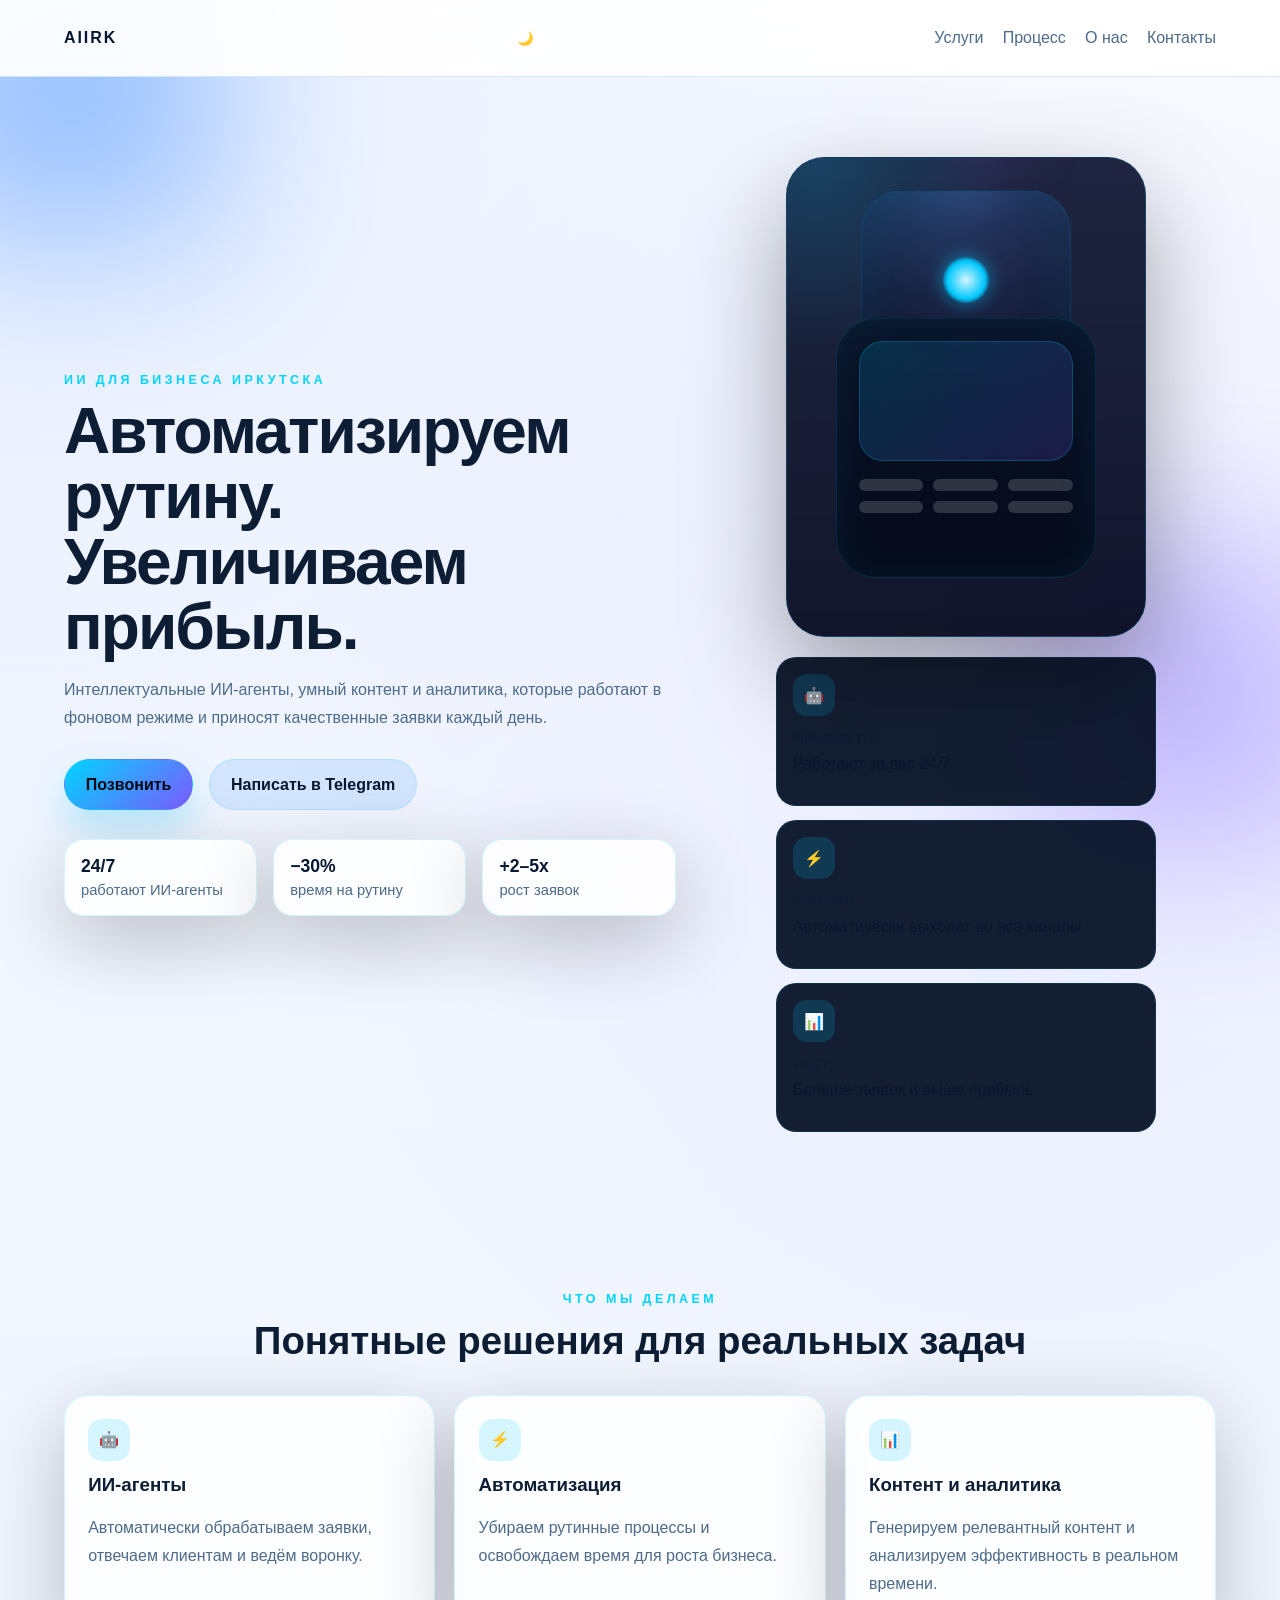
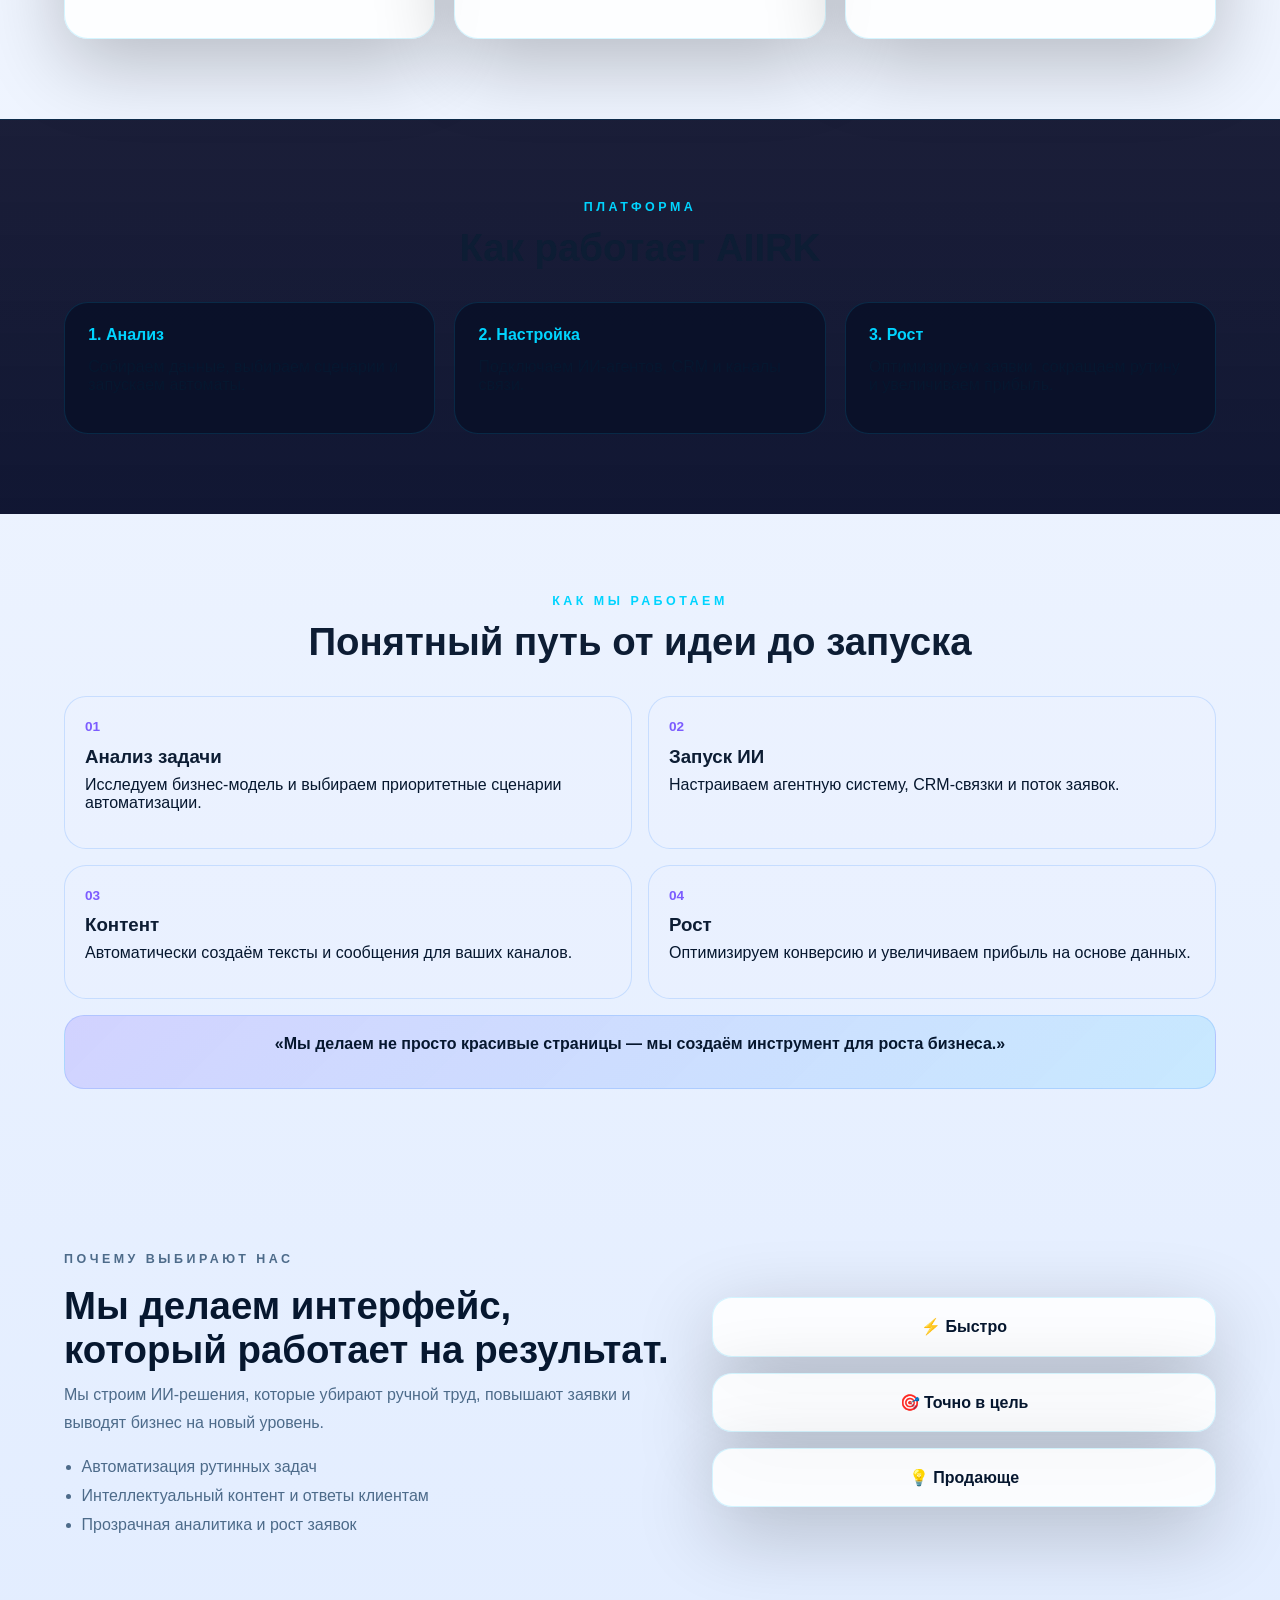
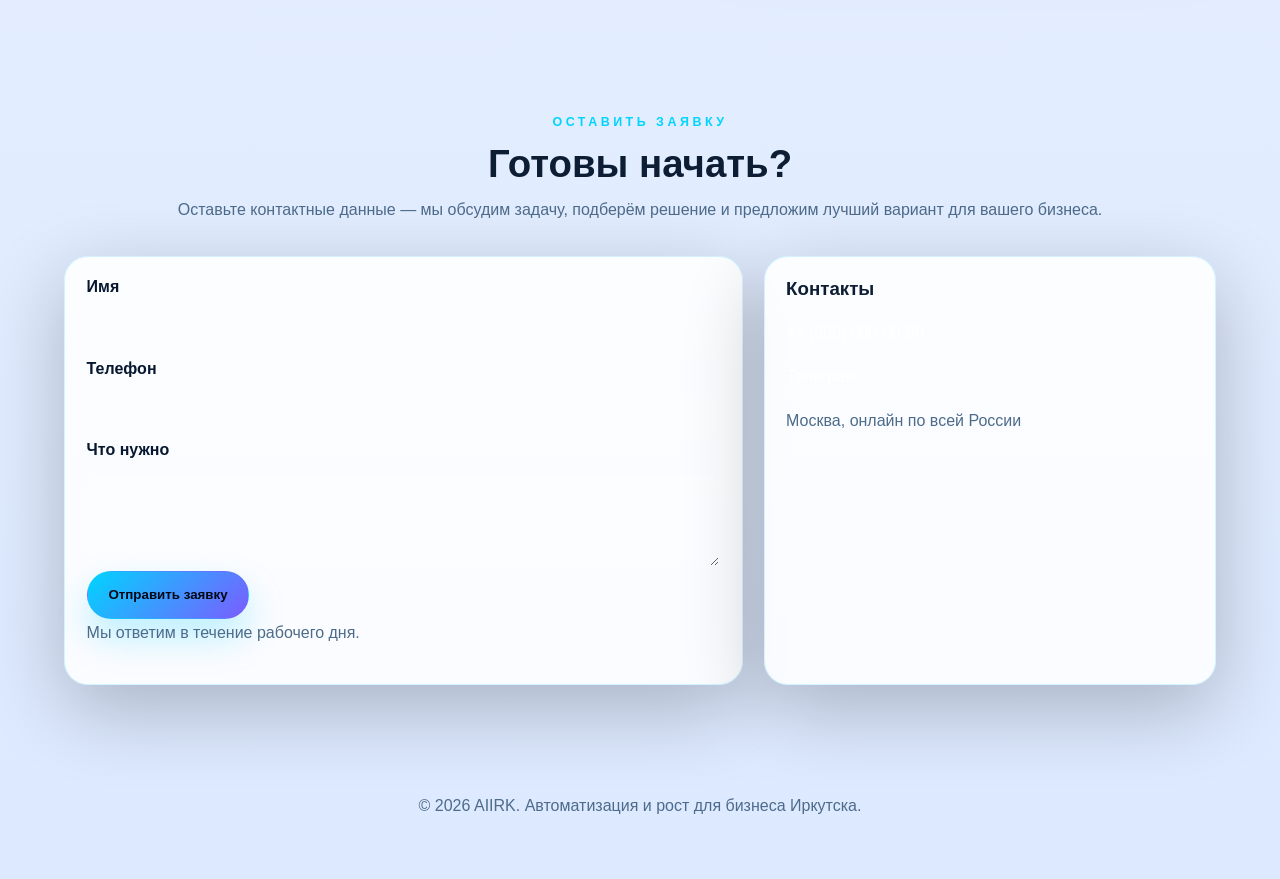
<file: index.html>
<!DOCTYPE html>
<html lang="ru">
  <head>
    <meta charset="UTF-8" />
    <meta name="viewport" content="width=device-width, initial-scale=1.0" />
    <meta
      name="description"
      content="Современный и продающий сайт с понятной структурой, сильными CTA и удобной адаптацией под телефон и компьютер."
    />
    <meta name="keywords" content="лендинг, разработка сайта, сайт под ключ, адаптивный сайт, продажи через сайт" />
    <meta name="theme-color" content="#050816" />
    <meta name="robots" content="index,follow" />
    <meta http-equiv="Content-Security-Policy" content="default-src 'self'; script-src 'self'; style-src 'self' 'unsafe-inline'; img-src 'self' data: https:; font-src 'self' data:; connect-src 'self'; object-src 'none'; base-uri 'self'; form-action 'self' https://formsubmit.co; frame-ancestors 'none'; upgrade-insecure-requests; block-all-mixed-content" />
    <meta http-equiv="X-Content-Type-Options" content="nosniff" />
    <meta http-equiv="Referrer-Policy" content="strict-origin-when-cross-origin" />
    <meta http-equiv="Permissions-Policy" content="geolocation=(), microphone=(), camera=(), interest-cohort=()" />
    <meta property="og:title" content="AIIRK — ИИ для бизнеса Иркутска" />
    <meta property="og:description" content="Автоматизируем рутину и увеличиваем прибыль с помощью ИИ-агентов, контента и аналитики." />
    <meta property="og:type" content="website" />
    <link rel="canonical" href="https://your-username.github.io/landing-page/" />
    <title>AIIRK — ИИ для бизнеса Иркутска</title>
    <link rel="stylesheet" href="styles.css" />
  </head>
  <body id="top">
    <a class="skip-link" href="#main-content">Перейти к содержимому</a>
    <div class="page-glow glow-one"></div>
    <div class="page-glow glow-two"></div>

    <header class="header">
      <a href="#top" class="brand"><span class="brand-mark">AI</span>IRK</a>
      <div class="header-controls">
        <button id="theme-toggle" class="theme-toggle" type="button" aria-label="Переключить светлую тему">☀️</button>
        <button type="button" class="menu-toggle" aria-label="Открыть меню" aria-expanded="false" aria-controls="site-nav">
          <span aria-hidden="true"></span><span aria-hidden="true"></span><span aria-hidden="true"></span>
        </button>
      </div>
      <nav id="site-nav" class="nav" aria-label="Главная навигация">
        <a href="#services">Услуги</a>
        <a href="#process">Процесс</a>
        <a href="#about">О нас</a>
        <a href="#contact">Контакты</a>
      </nav>
    </header>

    <main id="main-content" tabindex="-1">
      <section class="hero section">
        <div class="hero-copy reveal">
          <p class="eyebrow">ИИ ДЛЯ БИЗНЕСА ИРКУТСКА</p>
          <h1>Автоматизируем рутину. Увеличиваем прибыль.</h1>
          <p class="hero-text">
            Интеллектуальные ИИ-агенты, умный контент и аналитика, которые работают
            в фоновом режиме и приносят качественные заявки каждый день.
          </p>
          <div class="hero-actions">
            <a class="btn btn-primary" href="tel:+79000000000">Позвонить</a>
            <a class="btn btn-secondary" href="https://t.me/yourusername" target="_blank" rel="noopener noreferrer">Написать в Telegram</a>
          </div>
          <div class="hero-stats">
            <div>
              <strong>24/7</strong>
              <span>работают ИИ-агенты</span>
            </div>
            <div>
              <strong>−30%</strong>
              <span>время на рутину</span>
            </div>
            <div>
              <strong>+2–5x</strong>
              <span>рост заявок</span>
            </div>
          </div>
        </div>

        <div class="hero-visual reveal">
          <div class="robot-frame">
            <div class="robot-decor robot-decor-top"></div>
            <div class="robot-head">
              <div class="robot-eye"></div>
            </div>
            <div class="robot-body">
              <div class="robot-core"></div>
              <div class="robot-grid">
                <span></span><span></span><span></span>
                <span></span><span></span><span></span>
              </div>
            </div>
          </div>
          <div class="hero-panels">
            <article class="mini-card">
              <div class="card-icon" aria-hidden="true">🤖</div>
              <strong>ИИ-агенты</strong>
              <p>Работают за вас 24/7.</p>
            </article>
            <article class="mini-card">
              <div class="card-icon" aria-hidden="true">⚡</div>
              <strong>Контент</strong>
              <p>Автоматически выходит во все каналы.</p>
            </article>
            <article class="mini-card">
              <div class="card-icon" aria-hidden="true">📊</div>
              <strong>Рост</strong>
              <p>Больше заявок и выше прибыль.</p>
            </article>
          </div>
        </div>
      </section>

      <section class="section" id="services">
        <div class="section-heading reveal">
          <p class="eyebrow">Что мы делаем</p>
          <h2>Понятные решения для реальных задач</h2>
        </div>
        <div class="cards-grid">
          <article class="card reveal">
            <div class="card-icon">🤖</div>
            <h3>ИИ-агенты</h3>
            <p>Автоматически обрабатываем заявки, отвечаем клиентам и ведём воронку.</p>
          </article>
          <article class="card reveal">
            <div class="card-icon">⚡</div>
            <h3>Автоматизация</h3>
            <p>Убираем рутинные процессы и освобождаем время для роста бизнеса.</p>
          </article>
          <article class="card reveal">
            <div class="card-icon">📊</div>
            <h3>Контент и аналитика</h3>
            <p>Генерируем релевантный контент и анализируем эффективность в реальном времени.</p>
          </article>
        </div>
      </section>

      <section class="section scheme-section">
        <div class="section-heading reveal">
          <p class="eyebrow">Платформа</p>
          <h2>Как работает AIIRK</h2>
        </div>
        <div class="scheme-grid reveal">
          <article class="scheme-step">
            <strong>1. Анализ</strong>
            <p>Собираем данные, выбираем сценарии и запускаем автоматы.</p>
          </article>
          <article class="scheme-step">
            <strong>2. Настройка</strong>
            <p>Подключаем ИИ-агентов, CRM и каналы связи.</p>
          </article>
          <article class="scheme-step">
            <strong>3. Рост</strong>
            <p>Оптимизируем заявки, сокращаем рутину и увеличиваем прибыль.</p>
          </article>
        </div>
      </section>

      <section class="section" id="process">
        <div class="section-heading reveal">
          <p class="eyebrow">Как мы работаем</p>
          <h2>Понятный путь от идеи до запуска</h2>
        </div>
        <div class="process-grid">
          <article class="process-step reveal">
            <span>01</span>
            <h3>Анализ задачи</h3>
            <p>Исследуем бизнес-модель и выбираем приоритетные сценарии автоматизации.</p>
          </article>
          <article class="process-step reveal">
            <span>02</span>
            <h3>Запуск ИИ</h3>
            <p>Настраиваем агентную систему, CRM-связки и поток заявок.</p>
          </article>
          <article class="process-step reveal">
            <span>03</span>
            <h3>Контент</h3>
            <p>Автоматически создаём тексты и сообщения для ваших каналов.</p>
          </article>
          <article class="process-step reveal">
            <span>04</span>
            <h3>Рост</h3>
            <p>Оптимизируем конверсию и увеличиваем прибыль на основе данных.</p>
          </article>
        </div>
        <div class="quote-box reveal">
          <p>«Мы делаем не просто красивые страницы — мы создаём инструмент для роста бизнеса.»</p>
        </div>
      </section>

      <section class="section about-section" id="about">
        <div class="about-copy reveal">
          <p class="eyebrow">Почему выбирают нас</p>
          <h2>Мы делаем интерфейс, который работает на результат.</h2>
          <p>
            Мы строим ИИ-решения, которые убирают ручной труд, повышают заявки и выводят бизнес на новый уровень.
          </p>
          <ul class="feature-list">
            <li>Автоматизация рутинных задач</li>
            <li>Интеллектуальный контент и ответы клиентам</li>
            <li>Прозрачная аналитика и рост заявок</li>
          </ul>
        </div>
        <div class="about-badges reveal">
          <div class="badge">⚡ Быстро</div>
          <div class="badge">🎯 Точно в цель</div>
          <div class="badge">💡 Продающе</div>
        </div>
      </section>

      <section class="section contact-section" id="contact">
        <div class="section-heading reveal">
          <p class="eyebrow">Оставить заявку</p>
          <h2>Готовы начать?</h2>
          <p class="hero-text">Оставьте контактные данные — мы обсудим задачу, подберём решение и предложим лучший вариант для вашего бизнеса.</p>
        </div>
        <div class="contact-wrap">
          <form class="contact-form reveal" id="lead-form" action="https://formsubmit.co/your@email.com" method="POST" novalidate>
            <label for="name">Имя</label>
            <input id="name" type="text" name="name" placeholder="Ваше имя" autocomplete="name" maxlength="80" required />

            <label for="phone">Телефон</label>
            <input id="phone" type="tel" name="phone" placeholder="+7 999 000 00 00" autocomplete="tel" inputmode="tel" maxlength="20" required />

            <label for="message">Что нужно</label>
            <textarea id="message" name="message" rows="4" placeholder="Коротко опишите задачу" maxlength="600"></textarea>

            <input type="hidden" name="_captcha" value="true" />
            <input type="hidden" name="_next" value="thank-you.html" />
            <input class="honeypot" type="text" name="company" tabindex="-1" autocomplete="off" aria-hidden="true" />

            <button class="btn btn-primary" type="submit">Отправить заявку</button>
            <p class="form-note" id="form-note" aria-live="polite">Мы ответим в течение рабочего дня.</p>
          </form>
          <div class="contact-info reveal">
            <h3>Контакты</h3>
            <p><a href="tel:+79000000000">+7 (900) 000-00-00</a></p>
            <p><a href="https://t.me/yourusername" target="_blank" rel="noopener noreferrer">Телеграм</a></p>
            <p>Москва, онлайн по всей России</p>
          </div>
        </div>
      </section>
    </main>

    <footer class="footer">
      <p>© <span id="year"></span> AIIRK. Автоматизация и рост для бизнеса Иркутска.</p>
    </footer>

    <script src="script.js"></script>
  </body>
</html>
</file>
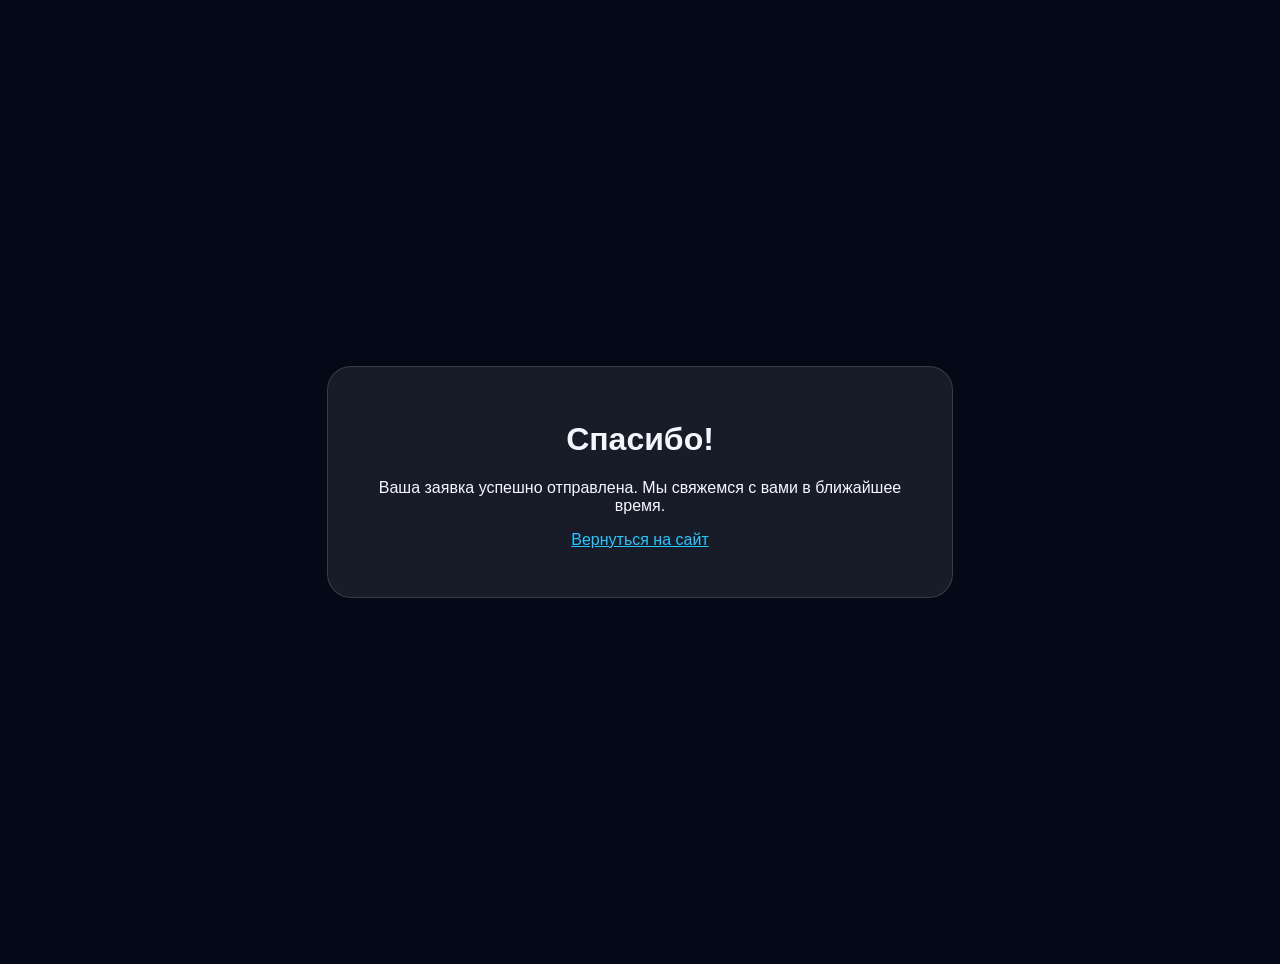
<file: thank-you.html>
<!DOCTYPE html>
<html lang="ru">
  <head>
    <meta charset="UTF-8" />
    <meta name="viewport" content="width=device-width, initial-scale=1.0" />
    <title>Спасибо за заявку</title>
    <style>
      body {
        margin: 0;
        font-family: Inter, Arial, sans-serif;
        background: #050816;
        color: #f5f7ff;
        min-height: 100vh;
        display: grid;
        place-items: center;
        padding: 2rem;
      }
      .card {
        max-width: 560px;
        padding: 2rem;
        border-radius: 24px;
        background: rgba(255,255,255,0.08);
        border: 1px solid rgba(255,255,255,0.14);
        text-align: center;
      }
      a {
        color: #24c7ff;
      }
    </style>
  </head>
  <body>
    <div class="card">
      <h1>Спасибо!</h1>
      <p>Ваша заявка успешно отправлена. Мы свяжемся с вами в ближайшее время.</p>
      <p><a href="index.html">Вернуться на сайт</a></p>
    </div>
  </body>
</html>
</file>
<file: styles.css>
:root {
  --bg: #020815;
  --bg-soft: rgba(255, 255, 255, 0.08);
  --text: #eef4ff;
  --muted: #a8b8ff;
  --accent: #00c8ff;
  --accent-2: #7c5cff;
  --border: rgba(108, 121, 255, 0.18);
  --shadow: 0 24px 80px rgba(0, 0, 0, 0.45);
  --surface: rgba(6, 11, 36, 0.86);
  --surface-strong: rgba(7, 13, 40, 0.95);
  --headline: #ffffff;
}

[data-theme="light"] {
  --bg: #f8fbff;
  --bg-soft: rgba(15, 35, 70, 0.06);
  --text: #06172f;
  --muted: #4d6b8a;
  --accent: #0f72ff;
  --accent-2: #7c5cff;
  --border: rgba(15, 115, 255, 0.16);
  --shadow: 0 24px 80px rgba(12, 42, 80, 0.16);
  --surface: rgba(255, 255, 255, 0.86);
  --surface-strong: rgba(255, 255, 255, 0.98);
  --headline: #0d1d34;
}

* {
  box-sizing: border-box;
}

html {
  scroll-behavior: smooth;
}

body {
  margin: 0;
  font-family: "Inter", ui-sans-serif, -apple-system, BlinkMacSystemFont, "Segoe UI", sans-serif;
  color: var(--text);
  background: var(--bg);
  background-image:
    radial-gradient(circle at top left, rgba(0, 200, 255, 0.18), transparent 28%),
    radial-gradient(circle at 80% 18%, rgba(124, 92, 255, 0.14), transparent 22%),
    linear-gradient(180deg, rgba(2, 8, 21, 0.95), rgba(5, 10, 27, 0.95), rgba(11, 22, 53, 0.96));
  min-height: 100vh;
  overflow-x: hidden;
}

[data-theme="light"] body {
  background-color: var(--bg);
  background-image: radial-gradient(circle at top left, rgba(15, 71, 255, 0.08), transparent 24%),
    radial-gradient(circle at 80% 18%, rgba(124, 92, 255, 0.08), transparent 22%),
    linear-gradient(180deg, #f8fbff 0%, #eef4ff 45%, #dce9ff 100%);
}

img {
  max-width: 100%;
}

button,
a,
input,
textarea {
  outline: none;
}

button:focus-visible,
a:focus-visible,
input:focus-visible,
textarea:focus-visible {
  outline: 3px solid rgba(36, 199, 255, 0.85);
  outline-offset: 3px;
}

.skip-link {
  position: absolute;
  left: -9999px;
  top: auto;
}

.skip-link:focus {
  left: 1rem;
  top: 1rem;
  z-index: 100;
  padding: 0.8rem 1rem;
  border-radius: 999px;
  background: white;
  color: #050816;
  text-decoration: none;
  font-weight: 700;
}

.page-glow {
  position: fixed;
  width: 300px;
  height: 300px;
  filter: blur(80px);
  opacity: 0.35;
  pointer-events: none;
  z-index: -1;
}

.glow-one {
  top: -60px;
  left: -80px;
  background: var(--accent);
}

.glow-two {
  bottom: 50px;
  right: -60px;
  background: var(--accent-2);
}

.header {
  position: sticky;
  top: 0;
  z-index: 20;
  display: flex;
  justify-content: space-between;
  align-items: center;
  padding: 1rem 5vw;
  backdrop-filter: blur(22px);
  background: rgba(4, 8, 22, 0.72);
  border-bottom: 1px solid rgba(0, 200, 255, 0.18);
}

[data-theme="light"] .header {
  background: rgba(255, 255, 255, 0.92);
  border-bottom-color: rgba(15, 115, 255, 0.16);
}

.brand {
  color: var(--text);
  text-decoration: none;
  font-weight: 900;
  letter-spacing: 0.12em;
  text-transform: uppercase;
}

.nav {
  display: flex;
  gap: 1.2rem;
}

.nav a {
  color: var(--muted);
  text-decoration: none;
  transition: color 0.3s ease;
}

.nav a:hover,
.nav a:focus-visible {
  color: white;
}

.theme-toggle {
  display: inline-flex;
  align-items: center;
  justify-content: center;
  width: 44px;
  height: 44px;
  border-radius: 16px;
  background: rgba(255, 255, 255, 0.08);
  color: var(--text);
  border: 1px solid rgba(255, 255, 255, 0.12);
  cursor: pointer;
  transition: background 0.3s ease, transform 0.2s ease;
}

.theme-toggle:hover,
.theme-toggle:focus-visible {
  background: rgba(0, 200, 255, 0.14);
  transform: translateY(-1px);
}

.header-controls {
  display: flex;
  align-items: center;
  gap: 0.8rem;
}

.menu-toggle {
  display: none;
  background: none;
  border: 0;
  padding: 0.3rem;
  cursor: pointer;
}

.menu-toggle span {
  display: block;
  width: 22px;
  height: 2px;
  background: var(--text);
  margin: 5px 0;
  border-radius: 999px;
}

.section {
  padding: 5rem 5vw;
}

.hero {
  display: grid;
  grid-template-columns: 1.1fr 0.9fr;
  gap: 2.5rem;
  align-items: center;
  min-height: 88vh;
}

.eyebrow {
  text-transform: uppercase;
  letter-spacing: 0.28em;
  color: #00d4ff;
  font-size: 0.78rem;
  font-weight: 800;
}

h1,
h2,
h3,
p {
  margin-top: 0;
}

h1 {
  font-size: clamp(3rem, 5vw, 5rem);
  line-height: 1.02;
  margin-bottom: 1rem;
  letter-spacing: -0.03em;
  color: var(--headline);
}

h2 {
  font-size: clamp(1.7rem, 3vw, 2.4rem);
  margin-bottom: 0.6rem;
}

.hero-text,
.card p,
.about-copy p,
.contact-info p,
.form-note {
  color: var(--muted);
  line-height: 1.75;
}

.hero-copy h1,
.section-heading h2,
.process-step h3,
.contact-info h3,
.card h3 {
  color: var(--headline);
}

.form-note {
  color: var(--muted);
}

.form-note.error {
  color: #ff9ba8;
}

.honeypot {
  position: absolute;
  left: -9999px;
  opacity: 0;
  pointer-events: none;
}

.hero-actions {
  display: flex;
  flex-wrap: wrap;
  gap: 1rem;
  margin: 1.7rem 0;
}

.btn {
  display: inline-flex;
  align-items: center;
  justify-content: center;
  padding: 0.95rem 1.3rem;
  border-radius: 999px;
  text-decoration: none;
  font-weight: 700;
  border: 1px solid transparent;
  transition: transform 0.3s ease, box-shadow 0.3s ease, background 0.3s ease;
}

.btn:hover,
.btn:focus-visible {
  transform: translateY(-2px);
  box-shadow: 0 12px 30px rgba(0, 0, 0, 0.24);
}

.btn-primary {
  background: linear-gradient(135deg, #00d4ff, #7c5cff);
  color: #020815;
  box-shadow: 0 18px 36px rgba(0, 200, 255, 0.25);
}

.btn-secondary {
  color: var(--text);
  background: rgba(255, 255, 255, 0.12);
  border-color: rgba(0, 200, 255, 0.18);
}

.hero-stats {
  display: grid;
  grid-template-columns: repeat(3, minmax(0, 1fr));
  gap: 1rem;
  margin-top: 1.8rem;
}

.hero-stats div,
.card,
.contact-form,
.contact-info,
.about-badges .badge,
.panel {
  background: var(--surface);
  border: 1px solid rgba(0, 200, 255, 0.16);
  box-shadow: 0 24px 80px rgba(0, 0, 0, 0.24);
}

[data-theme="light"] .btn-secondary {
  background: rgba(15, 115, 255, 0.12);
}

.hero-stats div {
  padding: 1rem;
  border-radius: 20px;
  backdrop-filter: blur(16px);
}

.hero-stats strong {
  display: block;
  font-size: 1.1rem;
  margin-bottom: 0.3rem;
}

.hero-stats span {
  color: var(--muted);
  font-size: 0.92rem;
}

.hero-visual {
  display: grid;
  grid-template-columns: 1fr;
  place-items: center;
  gap: 1.25rem;
}

.robot-frame {
  position: relative;
  width: min(100%, 360px);
  height: 480px;
  border-radius: 38px;
  background: linear-gradient(180deg, rgba(12, 18, 48, 0.92), rgba(8, 12, 34, 0.96));
  border: 1px solid rgba(0, 200, 255, 0.2);
  box-shadow: 0 40px 100px rgba(0, 0, 0, 0.35);
  overflow: hidden;
  animation: float 7s ease-in-out infinite;
}

.robot-frame::before {
  content: '';
  position: absolute;
  inset: -20%;
  background: radial-gradient(circle at 20% 15%, rgba(0, 200, 255, 0.18), transparent 28%);
  pointer-events: none;
}

.robot-frame::after {
  content: '';
  position: absolute;
  inset: -30% 15% auto auto;
  width: 220px;
  height: 220px;
  background: radial-gradient(circle at center, rgba(124, 92, 255, 0.15), transparent 54%);
  filter: blur(20px);
}

.robot-head {
  position: absolute;
  top: 32px;
  left: 50%;
  transform: translateX(-50%);
  width: 210px;
  height: 180px;
  border-radius: 42px;
  background: radial-gradient(circle at top, rgba(90, 145, 255, 0.22), rgba(13, 18, 40, 1));
  border: 1px solid rgba(0, 200, 255, 0.16);
  box-shadow: inset 0 0 50px rgba(0, 200, 255, 0.12);
}

.robot-eye {
  position: absolute;
  top: 50%;
  left: 50%;
  transform: translate(-50%, -50%);
  width: 46px;
  height: 46px;
  border-radius: 50%;
  background: radial-gradient(circle at center, #d4f4ff, #00c8ff 58%, transparent 80%);
  box-shadow: 0 0 18px rgba(0, 200, 255, 0.54);
  animation: pulse 2s infinite ease-in-out;
}

.robot-body {
  position: absolute;
  top: 160px;
  left: 50%;
  transform: translateX(-50%);
  width: 260px;
  height: 260px;
  border-radius: 40px;
  background: linear-gradient(180deg, rgba(10, 20, 40, 0.95), rgba(5, 10, 25, 0.98));
  border: 1px solid rgba(0, 200, 255, 0.16);
  padding: 22px;
  box-shadow: inset 0 0 40px rgba(0, 200, 255, 0.08);
}

.robot-core {
  width: 100%;
  height: 120px;
  border-radius: 24px;
  background: linear-gradient(135deg, rgba(0, 200, 255, 0.16), rgba(124, 92, 255, 0.18));
  border: 1px solid rgba(0, 200, 255, 0.22);
  margin-bottom: 18px;
}

.robot-grid {
  display: grid;
  grid-template-columns: repeat(3, 1fr);
  gap: 10px;
}

.robot-grid span {
  display: block;
  height: 12px;
  border-radius: 999px;
  background: rgba(255, 255, 255, 0.16);
}

@keyframes pulse {
  0%, 100% {
    transform: translate(-50%, -50%) scale(1);
    box-shadow: 0 0 18px rgba(0, 200, 255, 0.54);
  }
  50% {
    transform: translate(-50%, -50%) scale(1.08);
    box-shadow: 0 0 24px rgba(0, 200, 255, 0.64);
  }
}

@keyframes float {
  0%, 100% {
    transform: translateY(0);
  }
  50% {
    transform: translateY(-8px);
  }
}

.hero-panels {
  display: grid;
  gap: 0.9rem;
  width: 100%;
  max-width: 380px;
}

.mini-card {
  padding: 1rem;
  border-radius: 20px;
  background: rgba(0, 12, 33, 0.92);
  border: 1px solid rgba(0, 200, 255, 0.12);
}

.mini-card strong {
  display: block;
  margin-bottom: 0.5rem;
  color: var(--headline);
}

.card-icon {
  width: 42px;
  height: 42px;
  display: grid;
  place-items: center;
  margin-bottom: 0.8rem;
  border-radius: 14px;
  background: rgba(0, 200, 255, 0.16);
}

.scheme-section {
  background: linear-gradient(180deg, rgba(3, 7, 35, 0.9), rgba(5, 10, 40, 0.95));
  border-top: 1px solid rgba(0, 200, 255, 0.12);
}

.scheme-grid {
  display: grid;
  grid-template-columns: repeat(3, minmax(0, 1fr));
  gap: 1.2rem;
  margin-top: 2rem;
}

.scheme-step {
  padding: 1.45rem;
  border-radius: 24px;
  background: rgba(10, 16, 40, 0.88);
  border: 1px solid rgba(0, 200, 255, 0.14);
}

.scheme-step strong {
  display: block;
  margin-bottom: 0.85rem;
  color: #00d4ff;
}

.hero-panels {
  display: grid;
  gap: 0.9rem;
  width: 100%;
  max-width: 380px;
}

.mini-card {
  padding: 1rem;
  border-radius: 20px;
  background: rgba(0, 12, 33, 0.92);
  border: 1px solid rgba(0, 200, 255, 0.12);
}

.mini-card strong {
  display: block;
  margin-bottom: 0.5rem;
  color: var(--headline);
}

.scheme-section {
  background: linear-gradient(180deg, rgba(3, 7, 35, 0.9), rgba(5, 10, 40, 0.95));
  border-top: 1px solid rgba(0, 200, 255, 0.12);
}

.scheme-grid {
  display: grid;
  grid-template-columns: repeat(3, minmax(0, 1fr));
  gap: 1.2rem;
  margin-top: 2rem;
}

.scheme-step {
  padding: 1.45rem;
  border-radius: 24px;
  background: rgba(10, 16, 40, 0.88);
  border: 1px solid rgba(0, 200, 255, 0.14);
}

.scheme-step strong {
  display: block;
  margin-bottom: 0.85rem;
  color: #00d4ff;
}

.panel-top {
  display: flex;
  gap: 0.45rem;
  margin-bottom: 1rem;
}

.panel-top span {
  width: 11px;
  height: 11px;
  border-radius: 50%;
  background: rgba(255, 255, 255, 0.25);
}

.panel-body {
  display: grid;
  gap: 1rem;
}

.mock-card {
  padding: 1rem;
  border-radius: 20px;
  background: linear-gradient(135deg, rgba(0, 200, 255, 0.16), rgba(124, 92, 255, 0.18));
  border: 1px solid rgba(0, 200, 255, 0.16);
}

.mock-card.large {
  min-height: 180px;
  display: flex;
  flex-direction: column;
  justify-content: flex-end;
}

.mock-card p {
  color: rgba(255, 255, 255, 0.8);
  margin-bottom: 0.35rem;
}

.mock-grid {
  display: grid;
  grid-template-columns: 1fr 1fr;
  gap: 1rem;
}

.section-heading {
  margin-bottom: 2rem;
  text-align: center;
}

.cards-grid {
  display: grid;
  grid-template-columns: repeat(3, minmax(0, 1fr));
  gap: 1.2rem;
}

.card {
  padding: 1.45rem;
  border-radius: 24px;
  transition: transform 0.35s ease, border-color 0.35s ease;
}

.card:hover {
  transform: translateY(-6px);
  border-color: rgba(124, 92, 255, 0.5);
}

.about-section {
  display: grid;
  grid-template-columns: 1.1fr 0.9fr;
  gap: 2rem;
  align-items: center;
}

.feature-list {
  padding-left: 1.1rem;
  color: var(--muted);
  line-height: 1.8;
}

.process-grid {
  display: grid;
  grid-template-columns: repeat(2, minmax(0, 1fr));
  gap: 1rem;
}

.process-step {
  padding: 1.25rem;
  border-radius: 22px;
  background: rgba(255, 255, 255, 0.06);
  border: 1px solid var(--border);
}

.process-step span {
  display: inline-block;
  margin-bottom: 0.7rem;
  font-size: 0.85rem;
  font-weight: 800;
  color: var(--accent-2);
}

.process-step h3 {
  margin-bottom: 0.5rem;
}

.quote-box {
  margin-top: 1rem;
  padding: 1.2rem 1.4rem;
  border-radius: 20px;
  background: linear-gradient(135deg, rgba(124, 92, 255, 0.2), rgba(36, 199, 255, 0.16));
  border: 1px solid var(--border);
  text-align: center;
  font-weight: 600;
}

.about-badges {
  display: grid;
  gap: 1rem;
}

.about-badges .badge {
  padding: 1.2rem 1.3rem;
  border-radius: 20px;
  font-weight: 700;
  text-align: center;
}

.contact-wrap {
  display: grid;
  grid-template-columns: 1.2fr 0.8fr;
  gap: 1.3rem;
}

.contact-form,
.contact-info {
  border-radius: 24px;
  padding: 1.35rem;
}

label {
  display: flex;
  flex-direction: column;
  gap: 0.5rem;
  margin-bottom: 1rem;
  font-weight: 600;
}

input,
textarea {
  width: 100%;
  border: 1px solid rgba(255, 255, 255, 0.12);
  background: rgba(255, 255, 255, 0.07);
  border-radius: 14px;
  padding: 0.95rem 1rem;
  color: white;
  outline: none;
}

input::placeholder,
textarea::placeholder {
  color: rgba(255, 255, 255, 0.6);
}

input:focus,
textarea:focus {
  border-color: var(--accent-2);
  box-shadow: 0 0 0 3px rgba(36, 199, 255, 0.15);
}

.contact-info a {
  color: white;
  text-decoration: none;
}

.footer {
  padding: 2rem 5vw 3rem;
  color: var(--muted);
  text-align: center;
}

.reveal {
  opacity: 0;
  transform: translateY(24px);
  transition: opacity 0.8s ease, transform 0.8s ease;
}

.reveal.visible {
  opacity: 1;
  transform: translateY(0);
}

@keyframes float {
  0%,
  100% {
    transform: translateY(0px);
  }
  50% {
    transform: translateY(-8px);
  }
}

@media (max-width: 900px) {
  .hero,
  .about-section,
  .contact-wrap,
  .cards-grid,
  .process-grid,
  .scheme-grid {
    grid-template-columns: 1fr;
  }

  .hero {
    min-height: auto;
  }
}

@media (max-width: 760px) {
  .header {
    padding: 1rem 1.2rem;
  }

  .menu-toggle {
    display: inline-block;
  }

  .nav {
    position: absolute;
    top: 100%;
    right: 1rem;
    flex-direction: column;
    padding: 1rem;
    border-radius: 18px;
    background: rgba(6, 11, 35, 0.95);
    border: 1px solid rgba(0, 200, 255, 0.16);
    display: none;
    min-width: 200px;
  }

  .nav.open {
    display: flex;
  }

  .section {
    padding: 3.5rem 1.2rem;
  }

  .hero-actions,
  .hero-stats {
    grid-template-columns: 1fr;
  }

  .hero-stats {
    display: grid;
  }

  .hero-actions {
    flex-direction: column;
  }
}
</file>
